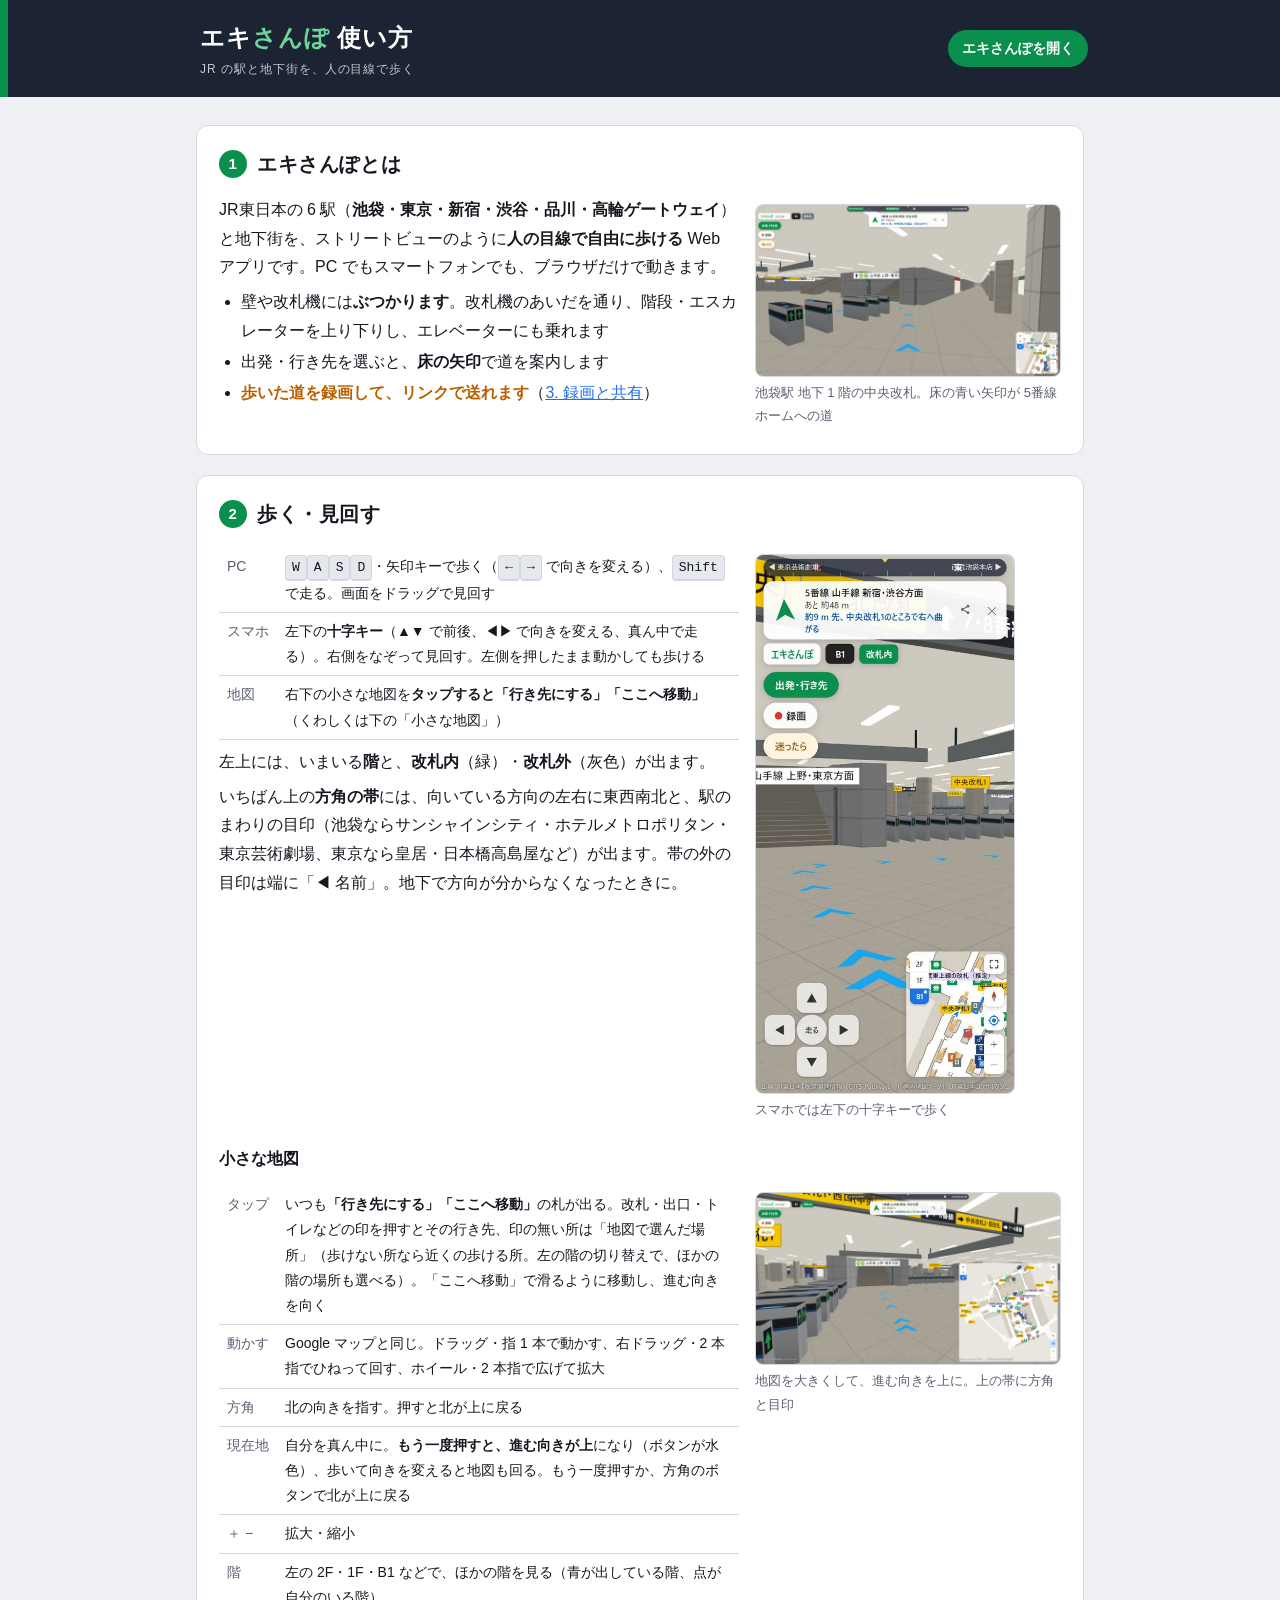
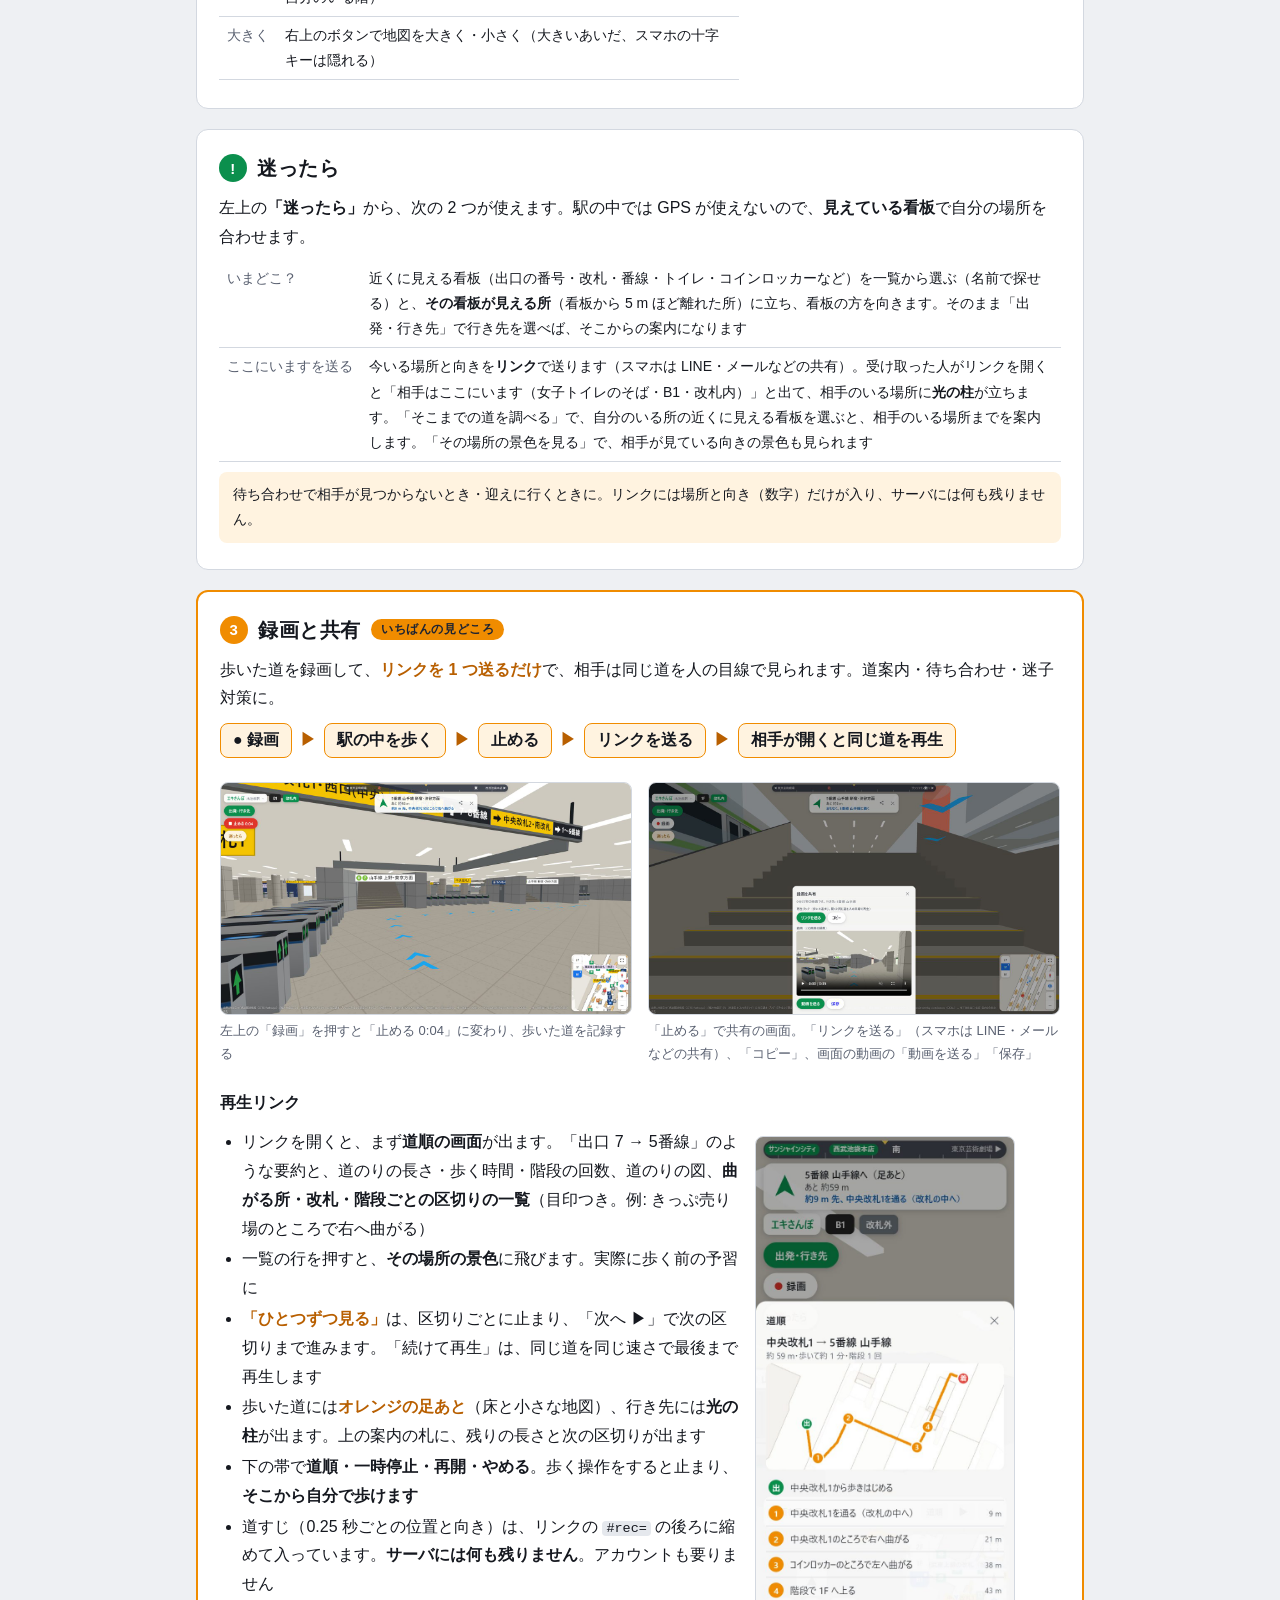
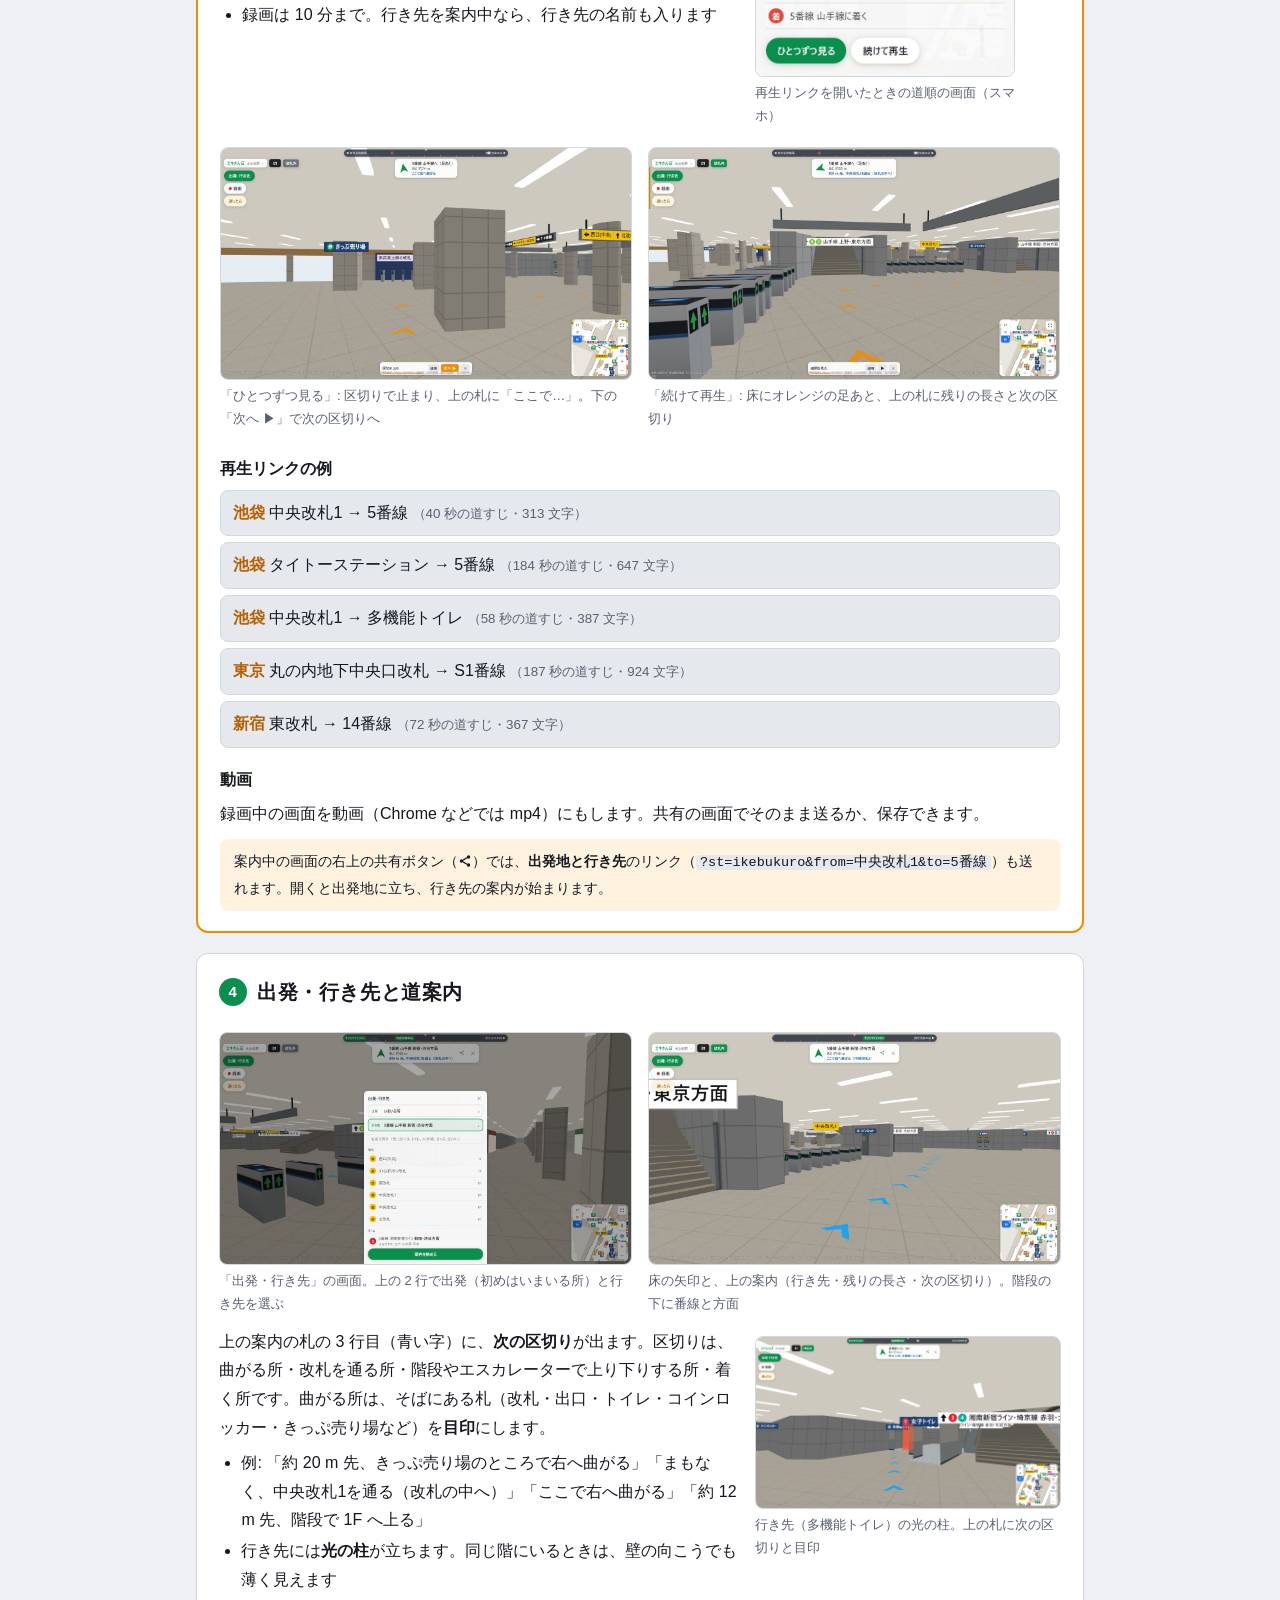
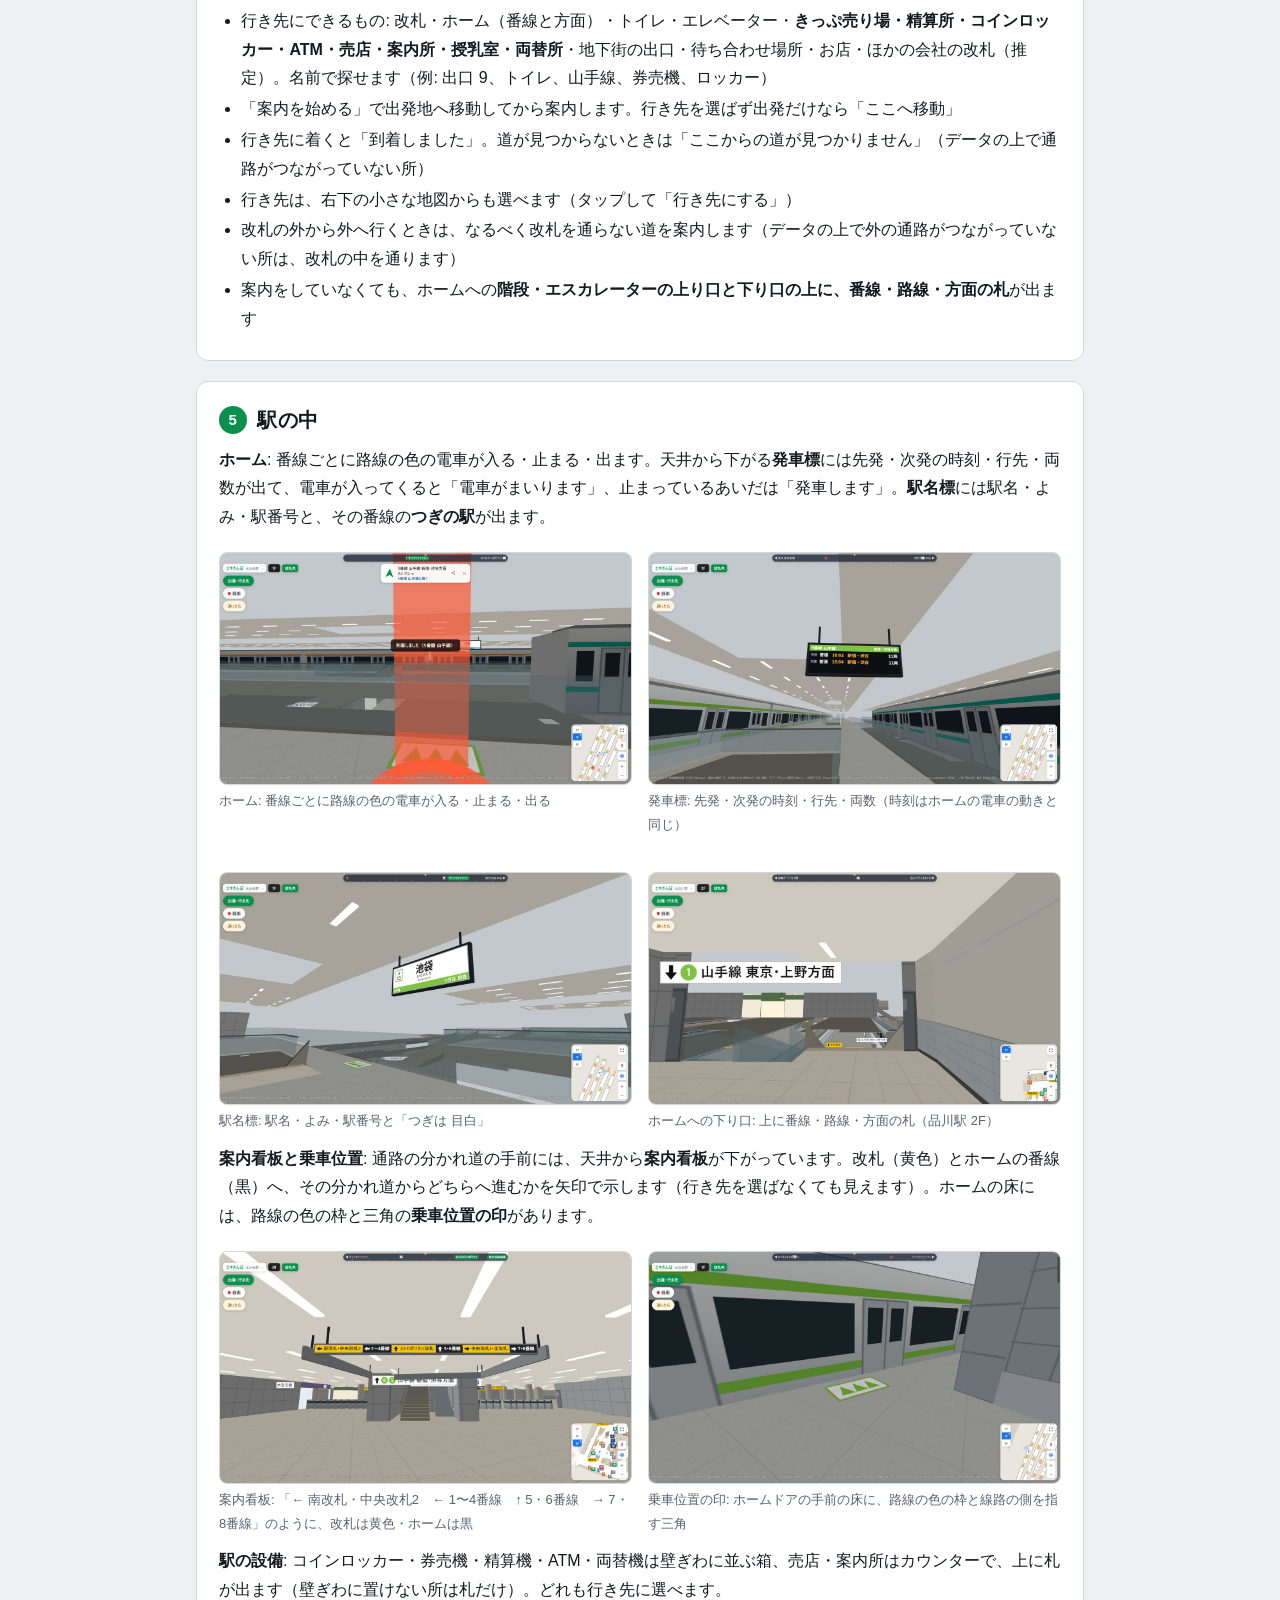
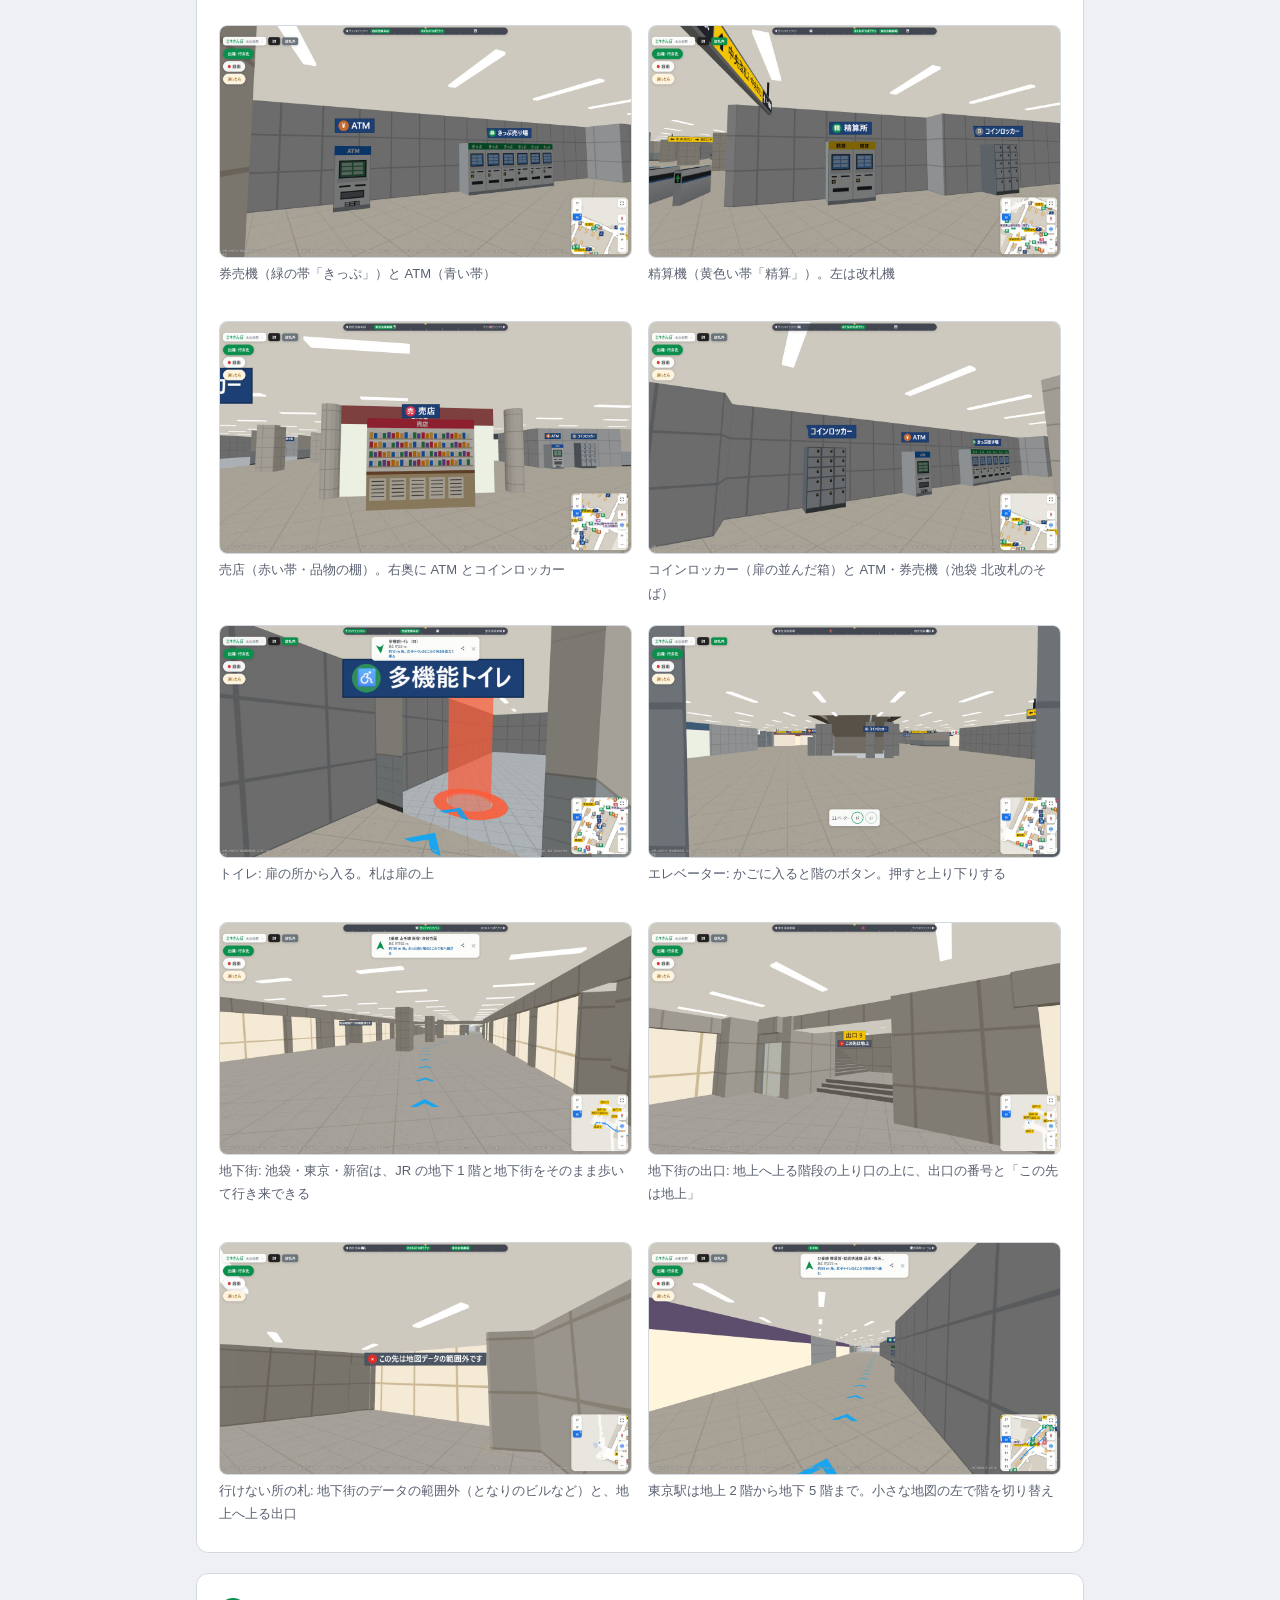
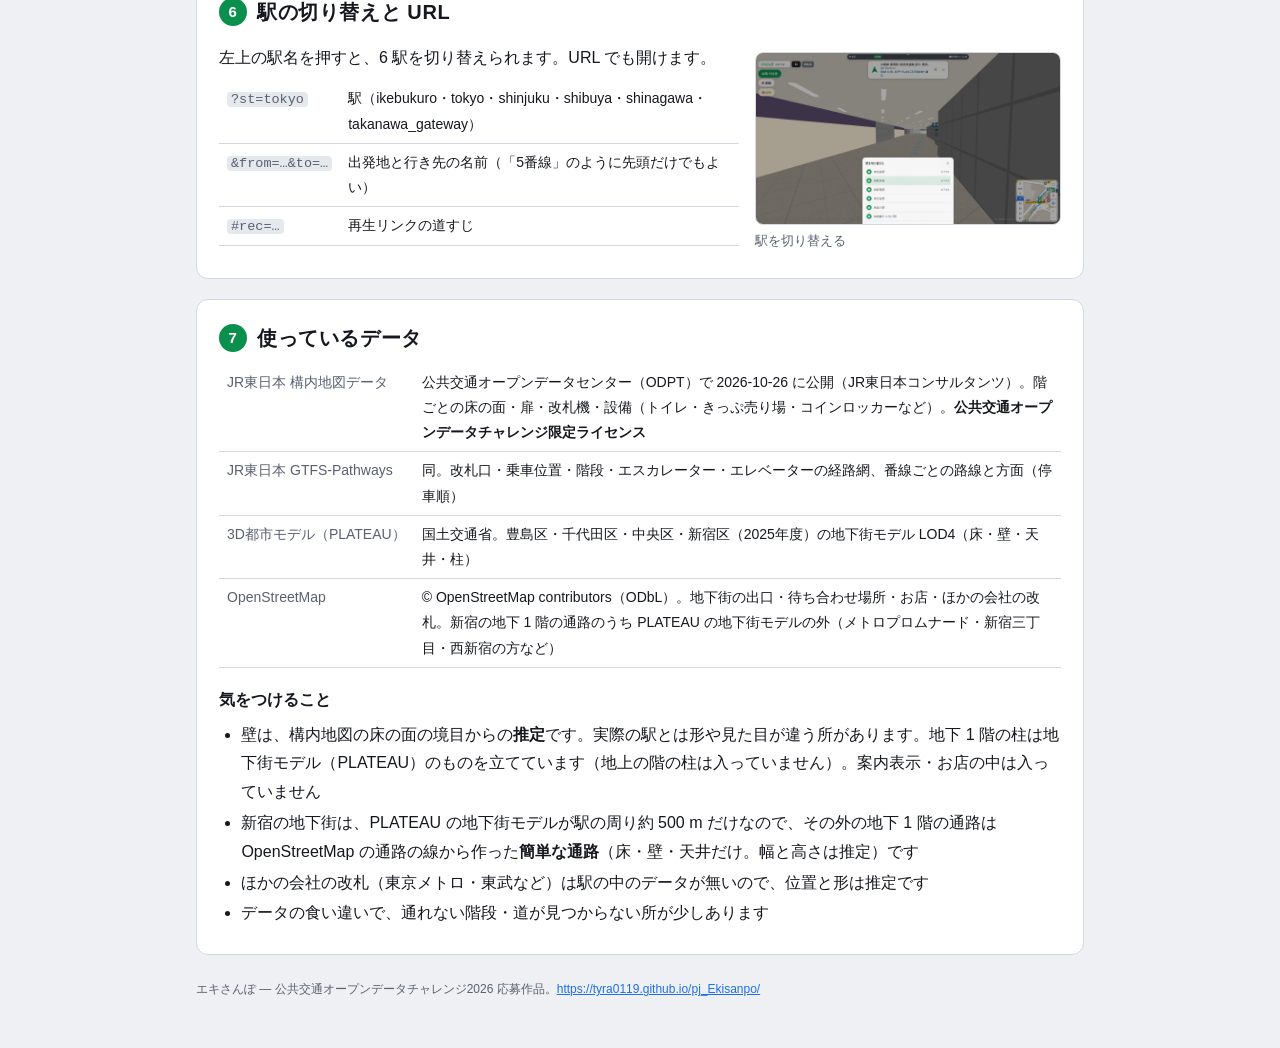
<file: manual.html>
<!doctype html>
<html lang="ja">
<head>
<meta charset="utf-8">
<meta name="viewport" content="width=device-width, initial-scale=1, viewport-fit=cover">
<title>エキさんぽ 使い方</title>
<meta name="description" content="エキさんぽの使い方。JR の駅（池袋・東京・新宿・渋谷・品川・高輪ゲートウェイ）と地下街を人の目線で歩き、歩いた道を録画してリンクで送れます">
<style>
:root {
  --bg: #eef0f3; --surface: #ffffff; --ink: #15181f; --muted: #596070; --line: #d3d8e0; --faint: #e5e8ed;
  --green: #0b8f4d; --orange: #f08c00; --orange-ink: #b85f00; --orange-soft: #fff3e0; --sign: #1c2333; --blue: #1f6feb;
}
@media (prefers-color-scheme: dark) {
  :root { --bg: #111319; --surface: #1a1d25; --ink: #eceef3; --muted: #a2a9b8; --line: #2f3440; --faint: #232731;
    --green: #2fc46b; --orange-ink: #ffb547; --orange-soft: #2b2112; --sign: #0b0e15; --blue: #4d8fff; color-scheme: dark; }
}
* { box-sizing: border-box; }
body { margin: 0; background: var(--bg); color: var(--ink); font-family: "Hiragino Sans", "Noto Sans JP", "Yu Gothic UI", "Yu Gothic", "Meiryo", sans-serif; font-size: 16px; line-height: 1.8; }
.sign { background: var(--sign); color: #fff; border-left: 8px solid #0b8f4d; }
.sign .in { max-width: 920px; margin: 0 auto; padding: 16px; display: flex; align-items: center; gap: 14px; flex-wrap: wrap; }
.sign h1 { margin: 0; font-size: 24px; font-weight: 900; letter-spacing: .04em; }
.sign h1 span { color: #6fd39b; }
.sign h1 small { display: block; font-size: 12px; font-weight: 500; opacity: .75; letter-spacing: .08em; }
.sign a { color: #fff; margin-left: auto; font-size: 14px; white-space: nowrap; background: #0b8f4d; padding: 6px 14px; border-radius: 999px; text-decoration: none; font-weight: 700; }
main { max-width: 920px; margin: 0 auto; padding: 8px 16px 48px; }
section { background: var(--surface); border: 1px solid var(--line); border-radius: 12px; padding: 20px 22px; margin-top: 20px; }
section.rec { border: 2px solid var(--orange); }
h2 { font-size: 20px; margin: 0 0 8px; letter-spacing: .03em; display: flex; align-items: center; gap: 10px; text-wrap: balance; }
h2 .no { font-size: 15px; color: #fff; background: var(--green); border-radius: 999px; width: 28px; height: 28px; display: grid; place-items: center; flex: none; }
section.rec h2 .no { background: var(--orange); }
h2 .tag { font-size: 12px; background: var(--orange); color: #1c2333; border-radius: 999px; padding: 0 10px; font-weight: 800; }
h3 { font-size: 16px; margin: 18px 0 4px; }
p { margin: 6px 0; } ul, ol { margin: 6px 0; padding-left: 1.4em; } li { margin: 2px 0; }
figure { margin: 14px 0 6px; }
figure img { width: 100%; height: auto; border-radius: 8px; border: 1px solid var(--line); display: block; }
figure.phone { max-width: 260px; }
figcaption { font-size: 13px; color: var(--muted); margin-top: 4px; }
.two { display: grid; grid-template-columns: minmax(0, 1fr) minmax(0, 1fr); gap: 16px; align-items: start; }
.wide { display: grid; grid-template-columns: minmax(0, 1.7fr) minmax(0, 1fr); gap: 16px; align-items: start; }
table { border-collapse: collapse; width: 100%; font-size: 14px; margin: 8px 0; }
th, td { border-bottom: 1px solid var(--line); padding: 6px 8px; text-align: left; vertical-align: top; }
th { color: var(--muted); font-weight: 500; white-space: nowrap; }
kbd { display: inline-block; border: 1px solid var(--line); border-bottom-width: 2px; border-radius: 4px; padding: 0 6px; font-size: 13px; background: var(--faint); }
.o { color: var(--orange-ink); font-weight: 700; } .g { color: var(--green); font-weight: 700; }
.steps { display: flex; gap: 8px; align-items: center; flex-wrap: wrap; margin: 10px 0; }
.steps span { background: var(--orange-soft); border: 1px solid var(--orange); border-radius: 8px; padding: 2px 12px; font-weight: 700; }
.steps i { color: var(--orange-ink); font-style: normal; font-weight: 900; }
.note { background: var(--orange-soft); border-radius: 8px; padding: 10px 14px; font-size: 14px; margin-top: 10px; }
.links a { display: block; padding: 8px 12px; border: 1px solid var(--line); border-radius: 8px; margin: 6px 0; text-decoration: none; color: var(--ink); background: var(--faint); }
.links a b { color: var(--orange-ink); }
.links a small { color: var(--muted); }
code { font-family: Consolas, monospace; font-size: 13.5px; background: var(--faint); padding: 0 4px; border-radius: 4px; word-break: break-all; }
footer { font-size: 12px; color: var(--muted); margin-top: 24px; }
a { color: var(--blue); }
@media (max-width: 680px) {
  .two, .wide { grid-template-columns: 1fr; }
  table, tbody, tr, th, td { display: block; width: 100%; }
  tr { border-bottom: 1px solid var(--line); padding: 6px 0; }
  th, td { border-bottom: none; padding: 2px 0; }
}
</style>
</head>
<body>
<header class="sign"><div class="in">
  <h1>エキ<span>さんぽ</span> 使い方<small>JR の駅と地下街を、人の目線で歩く</small></h1>
  <a href="./">エキさんぽを開く</a>
</div></header>
<main>

<section>
  <h2><span class="no">1</span>エキさんぽとは</h2>
  <div class="wide">
    <div>
      <p>JR東日本の 6 駅（<b>池袋・東京・新宿・渋谷・品川・高輪ゲートウェイ</b>）と地下街を、ストリートビューのように<b>人の目線で自由に歩ける</b> Web アプリです。PC でもスマートフォンでも、ブラウザだけで動きます。</p>
      <ul>
        <li>壁や改札機には<b>ぶつかります</b>。改札機のあいだを通り、階段・エスカレーターを上り下りし、エレベーターにも乗れます</li>
        <li>出発・行き先を選ぶと、<b>床の矢印</b>で道を案内します</li>
        <li><span class="o">歩いた道を録画して、リンクで送れます</span>（<a href="#rec">3. 録画と共有</a>）</li>
      </ul>
    </div>
    <figure><img src="manual/01_gate.jpg" alt="池袋駅の中央改札を人の目線で見た画面" loading="lazy"><figcaption>池袋駅 地下 1 階の中央改札。床の青い矢印が 5番線ホームへの道</figcaption></figure>
  </div>
</section>

<section>
  <h2><span class="no">2</span>歩く・見回す</h2>
  <div class="wide">
    <div>
      <table>
        <tr><th>PC</th><td><kbd>W</kbd><kbd>A</kbd><kbd>S</kbd><kbd>D</kbd>・矢印キーで歩く（<kbd>←</kbd><kbd>→</kbd> で向きを変える）、<kbd>Shift</kbd> で走る。画面をドラッグで見回す</td></tr>
        <tr><th>スマホ</th><td>左下の<b>十字キー</b>（▲▼ で前後、◀▶ で向きを変える、真ん中で走る）。右側をなぞって見回す。左側を押したまま動かしても歩ける</td></tr>
        <tr><th>地図</th><td>右下の小さな地図を<b>タップすると「行き先にする」「ここへ移動」</b>（くわしくは下の「小さな地図」）</td></tr>
      </table>
      <p>左上には、いまいる<b>階</b>と、<b>改札内</b>（緑）・<b>改札外</b>（灰色）が出ます。</p>
      <p>いちばん上の<b>方角の帯</b>には、向いている方向の左右に東西南北と、駅のまわりの目印（池袋ならサンシャインシティ・ホテルメトロポリタン・東京芸術劇場、東京なら皇居・日本橋高島屋など）が出ます。帯の外の目印は端に「◀ 名前」。地下で方向が分からなくなったときに。</p>
    </div>
    <figure class="phone"><img src="manual/09_mobile_walk.jpg" alt="スマホの画面。左下に十字キー" loading="lazy"><figcaption>スマホでは左下の十字キーで歩く</figcaption></figure>
  </div>
  <h3>小さな地図</h3>
  <div class="wide">
    <div>
      <table>
        <tr><th>タップ</th><td>いつも<b>「行き先にする」「ここへ移動」</b>の札が出る。改札・出口・トイレなどの印を押すとその行き先、印の無い所は「地図で選んだ場所」（歩けない所なら近くの歩ける所。左の階の切り替えで、ほかの階の場所も選べる）。「ここへ移動」で滑るように移動し、進む向きを向く</td></tr>
        <tr><th>動かす</th><td>Google マップと同じ。ドラッグ・指 1 本で動かす、右ドラッグ・2 本指でひねって回す、ホイール・2 本指で広げて拡大</td></tr>
        <tr><th>方角</th><td>北の向きを指す。押すと北が上に戻る</td></tr>
        <tr><th>現在地</th><td>自分を真ん中に。<b>もう一度押すと、進む向きが上</b>になり（ボタンが水色）、歩いて向きを変えると地図も回る。もう一度押すか、方角のボタンで北が上に戻る</td></tr>
        <tr><th>＋ −</th><td>拡大・縮小</td></tr>
        <tr><th>階</th><td>左の 2F・1F・B1 などで、ほかの階を見る（青が出している階、点が自分のいる階）</td></tr>
        <tr><th>大きく</th><td>右上のボタンで地図を大きく・小さく（大きいあいだ、スマホの十字キーは隠れる）</td></tr>
      </table>
    </div>
    <figure><img src="manual/17_heading_map.jpg" alt="地図を大きくし、進む向きを上にした画面" loading="lazy"><figcaption>地図を大きくして、進む向きを上に。上の帯に方角と目印</figcaption></figure>
  </div>
</section>

<section id="lost">
  <h2><span class="no">!</span>迷ったら</h2>
  <p>左上の<b>「迷ったら」</b>から、次の 2 つが使えます。駅の中では GPS が使えないので、<b>見えている看板</b>で自分の場所を合わせます。</p>
  <table>
    <tr><th>いまどこ？</th><td>近くに見える看板（出口の番号・改札・番線・トイレ・コインロッカーなど）を一覧から選ぶ（名前で探せる）と、<b>その看板が見える所</b>（看板から 5 m ほど離れた所）に立ち、看板の方を向きます。そのまま「出発・行き先」で行き先を選べば、そこからの案内になります</td></tr>
    <tr><th>ここにいますを送る</th><td>今いる場所と向きを<b>リンク</b>で送ります（スマホは LINE・メールなどの共有）。受け取った人がリンクを開くと「相手はここにいます（女子トイレのそば・B1・改札内）」と出て、相手のいる場所に<b>光の柱</b>が立ちます。「そこまでの道を調べる」で、自分のいる所の近くに見える看板を選ぶと、相手のいる場所までを案内します。「その場所の景色を見る」で、相手が見ている向きの景色も見られます</td></tr>
  </table>
  <p class="note">待ち合わせで相手が見つからないとき・迎えに行くときに。リンクには場所と向き（数字）だけが入り、サーバには何も残りません。</p>
</section>

<section class="rec" id="rec">
  <h2><span class="no">3</span>録画と共有<span class="tag">いちばんの見どころ</span></h2>
  <p>歩いた道を録画して、<span class="o">リンクを 1 つ送るだけ</span>で、相手は同じ道を人の目線で見られます。道案内・待ち合わせ・迷子対策に。</p>
  <div class="steps"><span>● 録画</span><i>▶</i><span>駅の中を歩く</span><i>▶</i><span>止める</span><i>▶</i><span>リンクを送る</span><i>▶</i><span>相手が開くと同じ道を再生</span></div>
  <div class="two">
    <figure><img src="manual/05_recording.jpg" alt="録画中の画面。左上のボタンが「止める」に" loading="lazy"><figcaption>左上の「録画」を押すと「止める 0:04」に変わり、歩いた道を記録する</figcaption></figure>
    <figure><img src="manual/06_share.jpg" alt="録画を止めたときの共有の画面" loading="lazy"><figcaption>「止める」で共有の画面。「リンクを送る」（スマホは LINE・メールなどの共有）、「コピー」、画面の動画の「動画を送る」「保存」</figcaption></figure>
  </div>
  <h3>再生リンク</h3>
  <div class="wide">
    <div>
      <ul>
        <li>リンクを開くと、まず<b>道順の画面</b>が出ます。「出口 7 → 5番線」のような要約と、道のりの長さ・歩く時間・階段の回数、道のりの図、<b>曲がる所・改札・階段ごとの区切りの一覧</b>（目印つき。例: きっぷ売り場のところで右へ曲がる）</li>
        <li>一覧の行を押すと、<b>その場所の景色</b>に飛びます。実際に歩く前の予習に</li>
        <li><span class="o">「ひとつずつ見る」</span>は、区切りごとに止まり、「次へ ▶」で次の区切りまで進みます。「続けて再生」は、同じ道を同じ速さで最後まで再生します</li>
        <li>歩いた道には<span class="o">オレンジの足あと</span>（床と小さな地図）、行き先には<b>光の柱</b>が出ます。上の案内の札に、残りの長さと次の区切りが出ます</li>
        <li>下の帯で<b>道順・一時停止・再開・やめる</b>。歩く操作をすると止まり、<b>そこから自分で歩けます</b></li>
        <li>道すじ（0.25 秒ごとの位置と向き）は、リンクの <code>#rec=</code> の後ろに縮めて入っています。<b>サーバには何も残りません</b>。アカウントも要りません</li>
        <li>録画は 10 分まで。行き先を案内中なら、行き先の名前も入ります</li>
      </ul>
    </div>
    <figure class="phone"><img src="manual/21_route_panel.jpg" alt="道順の画面。要約、道のりの図、区切りの一覧" loading="lazy"><figcaption>再生リンクを開いたときの道順の画面（スマホ）</figcaption></figure>
  </div>
  <div class="two">
    <figure><img src="manual/22_step.jpg" alt="ひとつずつ見るで区切りに止まった画面" loading="lazy"><figcaption>「ひとつずつ見る」: 区切りで止まり、上の札に「ここで…」。下の「次へ ▶」で次の区切りへ</figcaption></figure>
    <figure><img src="manual/07_replay.jpg" alt="再生中の画面。床にオレンジの足あと" loading="lazy"><figcaption>「続けて再生」: 床にオレンジの足あと、上の札に残りの長さと次の区切り</figcaption></figure>
  </div>
  <h3>再生リンクの例</h3>
  <div class="links"><!--LINKS-->
    <a href="https://tyra0119.github.io/pj_Ekisanpo/?st=ikebukuro#rec=[base64]"><b>池袋</b> 中央改札1 → 5番線 <small>（40 秒の道すじ・313 文字）</small></a>
    <a href="https://tyra0119.github.io/pj_Ekisanpo/?st=ikebukuro#rec=[base64]"><b>池袋</b> タイトーステーション → 5番線 <small>（184 秒の道すじ・647 文字）</small></a>
    <a href="https://tyra0119.github.io/pj_Ekisanpo/?st=ikebukuro#rec=[base64]"><b>池袋</b> 中央改札1 → 多機能トイレ <small>（58 秒の道すじ・387 文字）</small></a>
    <a href="https://tyra0119.github.io/pj_Ekisanpo/?st=tokyo#rec=[base64]"><b>東京</b> 丸の内地下中央口改札 → S1番線 <small>（187 秒の道すじ・924 文字）</small></a>
    <a href="https://tyra0119.github.io/pj_Ekisanpo/?st=shinjuku#rec=[base64]"><b>新宿</b> 東改札 → 14番線 <small>（72 秒の道すじ・367 文字）</small></a>
  </div>
  <h3>動画</h3>
  <p>録画中の画面を動画（Chrome などでは mp4）にもします。共有の画面でそのまま送るか、保存できます。</p>
  <div class="note">案内中の画面の右上の共有ボタン（<svg viewBox="0 0 24 24" width="14" height="14" style="vertical-align:-2px"><circle cx="18" cy="5" r="3" fill="currentColor"/><circle cx="6" cy="12" r="3" fill="currentColor"/><circle cx="18" cy="19" r="3" fill="currentColor"/><path d="M8.6 13.5l6.8 4M15.4 6.5l-6.8 4" stroke="currentColor" stroke-width="2"/></svg>）では、<b>出発地と行き先</b>のリンク（<code>?st=ikebukuro&amp;from=中央改札1&amp;to=5番線</code>）も送れます。開くと出発地に立ち、行き先の案内が始まります。</div>
</section>

<section>
  <h2><span class="no">4</span>出発・行き先と道案内</h2>
  <div class="two">
    <figure><img src="manual/02_dest_panel.jpg" alt="出発・行き先の画面" loading="lazy"><figcaption>「出発・行き先」の画面。上の 2 行で出発（初めはいまいる所）と行き先を選ぶ</figcaption></figure>
    <figure><img src="manual/03_stairs.jpg" alt="床の矢印と階段の下の番線の札" loading="lazy"><figcaption>床の矢印と、上の案内（行き先・残りの長さ・次の区切り）。階段の下に番線と方面</figcaption></figure>
  </div>
  <div class="wide">
    <div>
      <p>上の案内の札の 3 行目（青い字）に、<b>次の区切り</b>が出ます。区切りは、曲がる所・改札を通る所・階段やエスカレーターで上り下りする所・着く所です。曲がる所は、そばにある札（改札・出口・トイレ・コインロッカー・きっぷ売り場など）を<b>目印</b>にします。</p>
      <ul>
        <li>例: 「約 20 m 先、きっぷ売り場のところで右へ曲がる」「まもなく、中央改札1を通る（改札の中へ）」「ここで右へ曲がる」「約 12 m 先、階段で 1F へ上る」</li>
        <li>行き先には<b>光の柱</b>が立ちます。同じ階にいるときは、壁の向こうでも薄く見えます</li>
      </ul>
    </div>
    <figure><img src="manual/23_beacon.jpg" alt="行き先の光の柱" loading="lazy"><figcaption>行き先（多機能トイレ）の光の柱。上の札に次の区切りと目印</figcaption></figure>
  </div>
  <ul>
    <li>行き先にできるもの: 改札・ホーム（番線と方面）・トイレ・エレベーター・<b>きっぷ売り場・精算所・コインロッカー・ATM・売店・案内所・授乳室・両替所</b>・地下街の出口・待ち合わせ場所・お店・ほかの会社の改札（推定）。名前で探せます（例: 出口 9、トイレ、山手線、券売機、ロッカー）</li>
    <li>「案内を始める」で出発地へ移動してから案内します。行き先を選ばず出発だけなら「ここへ移動」</li>
    <li>行き先に着くと「到着しました」。道が見つからないときは「ここからの道が見つかりません」（データの上で通路がつながっていない所）</li>
    <li>行き先は、右下の小さな地図からも選べます（タップして「行き先にする」）</li>
    <li>改札の外から外へ行くときは、なるべく改札を通らない道を案内します（データの上で外の通路がつながっていない所は、改札の中を通ります）</li>
    <li>案内をしていなくても、ホームへの<b>階段・エスカレーターの上り口と下り口の上に、番線・路線・方面の札</b>が出ます</li>
  </ul>
</section>

<section>
  <h2><span class="no">5</span>駅の中</h2>
  <p><b>ホーム</b>: 番線ごとに路線の色の電車が入る・止まる・出ます。天井から下がる<b>発車標</b>には先発・次発の時刻・行先・両数が出て、電車が入ってくると「電車がまいります」、止まっているあいだは「発車します」。<b>駅名標</b>には駅名・よみ・駅番号と、その番線の<b>つぎの駅</b>が出ます。</p>
  <div class="two">
    <figure><img src="manual/04_platform.jpg" alt="ホームと電車" loading="lazy"><figcaption>ホーム: 番線ごとに路線の色の電車が入る・止まる・出る</figcaption></figure>
    <figure><img src="manual/27_departure.jpg" alt="5番線の発車標" loading="lazy"><figcaption>発車標: 先発・次発の時刻・行先・両数（時刻はホームの電車の動きと同じ）</figcaption></figure>
    <figure><img src="manual/28_name_board.jpg" alt="5番線の駅名標" loading="lazy"><figcaption>駅名標: 駅名・よみ・駅番号と「つぎは 目白」</figcaption></figure>
    <figure><img src="manual/18_down_sign.jpg" alt="ホームへの下り口の上の、1番線 山手線 東京・上野方面の札" loading="lazy"><figcaption>ホームへの下り口: 上に番線・路線・方面の札（品川駅 2F）</figcaption></figure>
  </div>
  <p><b>案内看板と乗車位置</b>: 通路の分かれ道の手前には、天井から<b>案内看板</b>が下がっています。改札（黄色）とホームの番線（黒）へ、その分かれ道からどちらへ進むかを矢印で示します（行き先を選ばなくても見えます）。ホームの床には、路線の色の枠と三角の<b>乗車位置の印</b>があります。</p>
  <div class="two">
    <figure><img src="manual/29_guide_sign.jpg" alt="分かれ道の吊り下げの案内看板" loading="lazy"><figcaption>案内看板: 「← 南改札・中央改札2　← 1〜4番線　↑ 5・6番線　→ 7・8番線」のように、改札は黄色・ホームは黒</figcaption></figure>
    <figure><img src="manual/30_boarding_mark.jpg" alt="ホームの床の乗車位置の印" loading="lazy"><figcaption>乗車位置の印: ホームドアの手前の床に、路線の色の枠と線路の側を指す三角</figcaption></figure>
  </div>
  <p><b>駅の設備</b>: コインロッカー・券売機・精算機・ATM・両替機は壁ぎわに並ぶ箱、売店・案内所はカウンターで、上に札が出ます（壁ぎわに置けない所は札だけ）。どれも行き先に選べます。</p>
  <div class="two">
    <figure><img src="manual/24_machines.jpg" alt="ATM と券売機の並び" loading="lazy"><figcaption>券売機（緑の帯「きっぷ」）と ATM（青い帯）</figcaption></figure>
    <figure><img src="manual/26_fare.jpg" alt="改札のそばの精算機" loading="lazy"><figcaption>精算機（黄色い帯「精算」）。左は改札機</figcaption></figure>
    <figure><img src="manual/25_kiosk.jpg" alt="売店のカウンター" loading="lazy"><figcaption>売店（赤い帯・品物の棚）。右奥に ATM とコインロッカー</figcaption></figure>
    <figure><img src="manual/19_locker.jpg" alt="立体のコインロッカーと ATM・券売機" loading="lazy"><figcaption>コインロッカー（扉の並んだ箱）と ATM・券売機（池袋 北改札のそば）</figcaption></figure>
  </div>
  <div class="two">
    <figure><img src="manual/11_toilet.jpg" alt="多機能トイレの入口" loading="lazy"><figcaption>トイレ: 扉の所から入る。札は扉の上</figcaption></figure>
    <figure><img src="manual/12_elevator.jpg" alt="エレベーターのかごの中" loading="lazy"><figcaption>エレベーター: かごに入ると階のボタン。押すと上り下りする</figcaption></figure>
    <figure><img src="manual/10_mall.jpg" alt="池袋の地下街" loading="lazy"><figcaption>地下街: 池袋・東京・新宿は、JR の地下 1 階と地下街をそのまま歩いて行き来できる</figcaption></figure>
    <figure><img src="manual/20_exit_sign.jpg" alt="地下街の出口 9 の階段の上り口の札" loading="lazy"><figcaption>地下街の出口: 地上へ上る階段の上り口の上に、出口の番号と「この先は地上」</figcaption></figure>
    <figure><img src="manual/13_noentry.jpg" alt="この先は地図データの範囲外です、の札" loading="lazy"><figcaption>行けない所の札: 地下街のデータの範囲外（となりのビルなど）と、地上へ上る出口</figcaption></figure>
    <figure><img src="manual/14_tokyo.jpg" alt="東京駅の地下" loading="lazy"><figcaption>東京駅は地上 2 階から地下 5 階まで。小さな地図の左で階を切り替え</figcaption></figure>
  </div>
</section>

<section>
  <h2><span class="no">6</span>駅の切り替えと URL</h2>
  <div class="wide">
    <div>
      <p>左上の駅名を押すと、6 駅を切り替えられます。URL でも開けます。</p>
      <table>
        <tr><th><code>?st=tokyo</code></th><td>駅（ikebukuro・tokyo・shinjuku・shibuya・shinagawa・takanawa_gateway）</td></tr>
        <tr><th><code>&amp;from=…&amp;to=…</code></th><td>出発地と行き先の名前（「5番線」のように先頭だけでもよい）</td></tr>
        <tr><th><code>#rec=…</code></th><td>再生リンクの道すじ</td></tr>
      </table>
    </div>
    <figure><img src="manual/15_stations.jpg" alt="駅を切り替える画面" loading="lazy"><figcaption>駅を切り替える</figcaption></figure>
  </div>
</section>

<section>
  <h2><span class="no">7</span>使っているデータ</h2>
  <table>
    <tr><th>JR東日本 構内地図データ</th><td>公共交通オープンデータセンター（ODPT）で 2026-10-26 に公開（JR東日本コンサルタンツ）。階ごとの床の面・扉・改札機・設備（トイレ・きっぷ売り場・コインロッカーなど）。<b>公共交通オープンデータチャレンジ限定ライセンス</b></td></tr>
    <tr><th>JR東日本 GTFS-Pathways</th><td>同。改札口・乗車位置・階段・エスカレーター・エレベーターの経路網、番線ごとの路線と方面（停車順）</td></tr>
    <tr><th>3D都市モデル（PLATEAU）</th><td>国土交通省。豊島区・千代田区・中央区・新宿区（2025年度）の地下街モデル LOD4（床・壁・天井・柱）</td></tr>
    <tr><th>OpenStreetMap</th><td>© OpenStreetMap contributors（ODbL）。地下街の出口・待ち合わせ場所・お店・ほかの会社の改札。新宿の地下 1 階の通路のうち PLATEAU の地下街モデルの外（メトロプロムナード・新宿三丁目・西新宿の方など）</td></tr>
  </table>
  <h3>気をつけること</h3>
  <ul>
    <li>壁は、構内地図の床の面の境目からの<b>推定</b>です。実際の駅とは形や見た目が違う所があります。地下 1 階の柱は地下街モデル（PLATEAU）のものを立てています（地上の階の柱は入っていません）。案内表示・お店の中は入っていません</li>
    <li>新宿の地下街は、PLATEAU の地下街モデルが駅の周り約 500 m だけなので、その外の地下 1 階の通路は OpenStreetMap の通路の線から作った<b>簡単な通路</b>（床・壁・天井だけ。幅と高さは推定）です</li>
    <li>ほかの会社の改札（東京メトロ・東武など）は駅の中のデータが無いので、位置と形は推定です</li>
    <li>データの食い違いで、通れない階段・道が見つからない所が少しあります</li>
  </ul>
</section>

<footer>エキさんぽ — 公共交通オープンデータチャレンジ2026 応募作品。<a href="./">https://tyra0119.github.io/pj_Ekisanpo/</a></footer>
</main>
</body>
</html>
</file>
